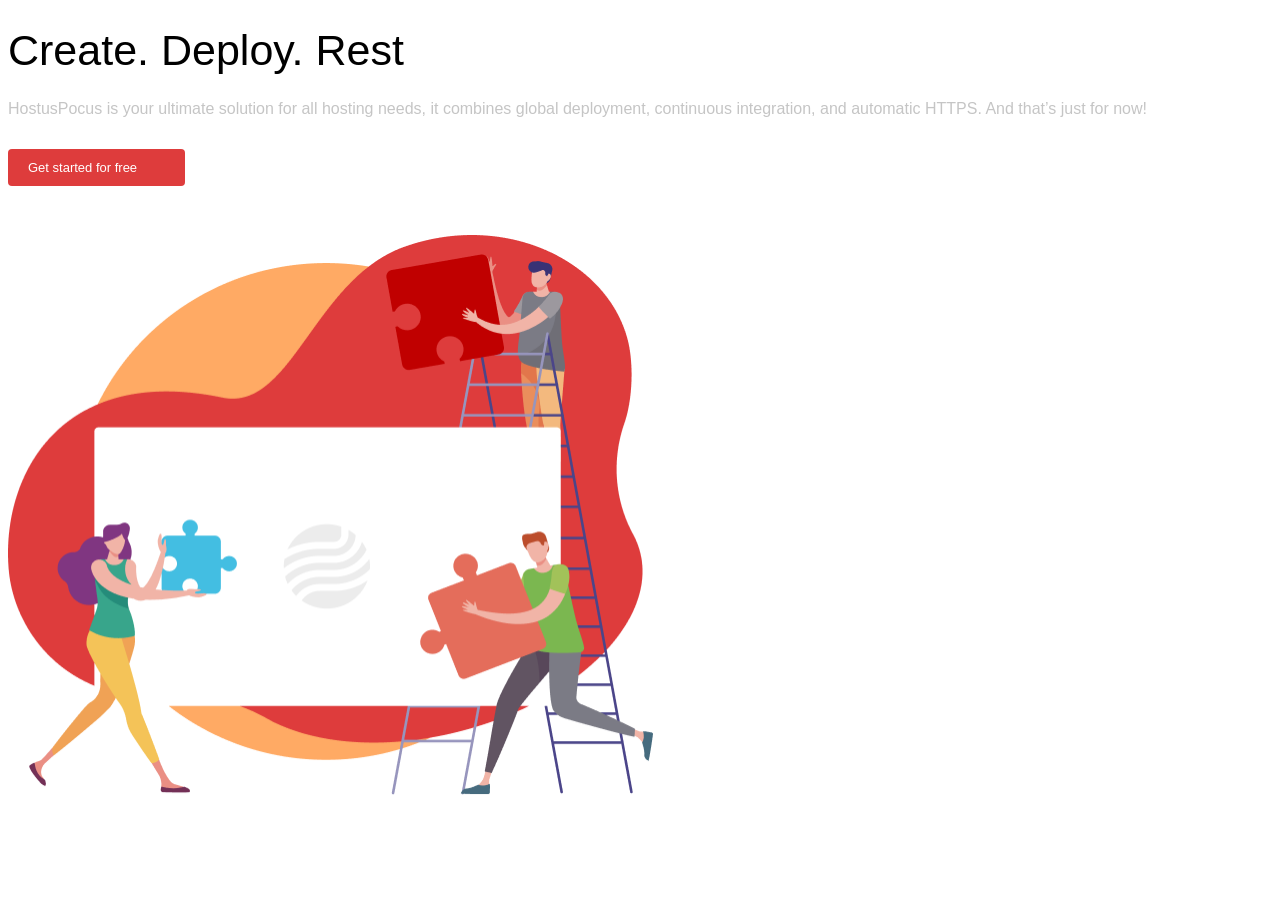
<file: lab2/index.html>
<!DOCTYPE html>
<html>
    <head>
        <title>page</title>
        <meta charset="UTF-8">
        <link rel="stylesheet" href="./style.css">
    </head>
    <body>
       <h1 class="title">
        Create. Deploy. Rest
       </h1>
        <p class="text">
            HostusPocus is your ultimate solution for all hosting needs,
            it combines global deployment, continuous integration, and
            automatic HTTPS. And that’s just for now!
        </p>
        <a class="button" href="#" title="Get started for free">Get started for free</a>
        <img src="./puzzles.png" width="645" height="560" alt="puzzles">
    </body>
</html>
</file>
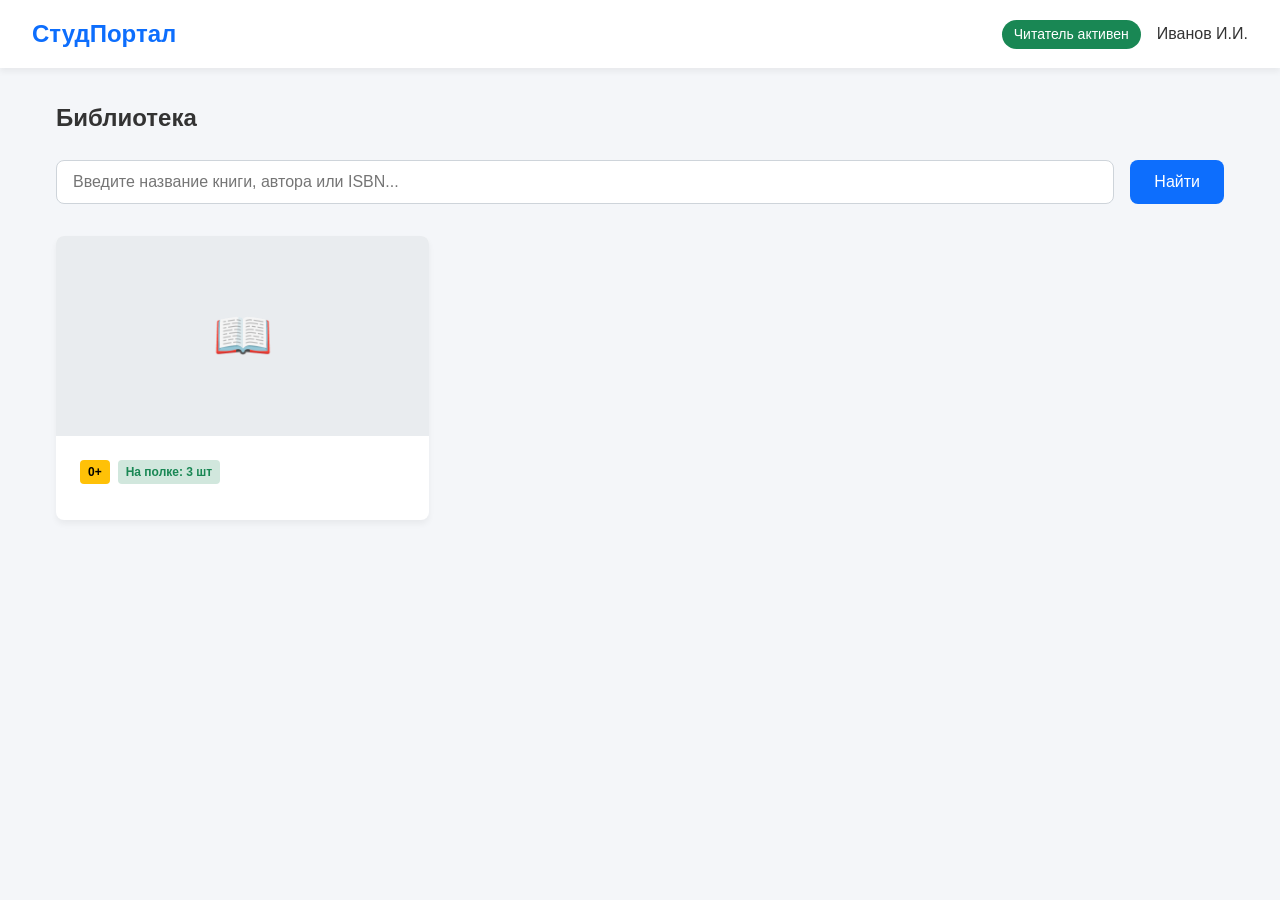
<file: lab8/index.html>
<!DOCTYPE html>
<html lang="ru">
<head>
    <meta charset="UTF-8">
    <meta name="viewport" content="width=device-width, initial-scale=1.0">
    <title>Студпортал | Библиотека</title>
    <style>
        /* Базовые стили и переменные */
        :root {
            --color-bg: #f4f6f9;
            --color-white: #ffffff;
            --color-text-main: #333333;
            --color-text-muted: #6c757d;
            --color-primary: #0d6efd;
            --color-primary-hover: #0b5ed7;
            --color-success: #198754;
            --color-danger: #dc3545;
            --color-warning: #ffc107;
            --border-radius: 8px;
            --shadow: 0 4px 6px rgba(0,0,0,0.05);
        }

        * { margin: 0; padding: 0; box-sizing: border-box; font-family: 'Segoe UI', Roboto, Helvetica, Arial, sans-serif; }
        body { background-color: var(--color-bg); color: var(--color-text-main); line-height: 1.5; }

        /* BEM: block header */
        .header {
            background-color: var(--color-white);
            box-shadow: var(--shadow);
            padding: 1rem 2rem;
            display: flex;
            justify-content: space-between;
            align-items: center;
            margin-bottom: 2rem;
        }
        .header__logo { font-size: 1.5rem; font-weight: bold; color: var(--color-primary); }
        .header__user { display: flex; align-items: center; gap: 1rem; }
        .header__user-status {
            background-color: var(--color-success); color: var(--color-white);
            padding: 0.25rem 0.75rem; border-radius: 20px; font-size: 0.875rem;
        }

        /* BEM: block container */
        .container { max-width: 1200px; margin: 0 auto; padding: 0 1rem; }

        /* BEM: block search */
        .search { display: flex; gap: 1rem; margin-bottom: 2rem; }
        .search__input {
            flex-grow: 1; padding: 0.75rem 1rem;
            border: 1px solid #ced4da; border-radius: var(--border-radius);
            font-size: 1rem; outline: none; transition: border-color 0.2s;
        }
        .search__input:focus { border-color: var(--color-primary); }
        .search__button {
            padding: 0.75rem 1.5rem; background-color: var(--color-primary);
            color: var(--color-white); border: none; border-radius: var(--border-radius);
            font-size: 1rem; cursor: pointer; transition: background-color 0.2s;
        }
        .search__button:hover { background-color: var(--color-primary-hover); }

        /* BEM: block catalog */
        .catalog { display: flex; flex-wrap: wrap; gap: 1.5rem; margin-bottom: 3rem; }

        /* BEM: block book-card */
        .book-card {
            background-color: var(--color-white); border-radius: var(--border-radius);
            box-shadow: var(--shadow); width: calc(33.333% - 1rem);
            display: flex; flex-direction: column; overflow: hidden;
            transition: transform 0.2s;
        }
        .book-card:hover { transform: translateY(-5px); }
        
        .book-card__cover {
            height: 200px; background-color: #e9ecef;
            display: flex; align-items: center; justify-content: center;
            color: var(--color-text-muted); font-size: 3rem;
        }
        
        .book-card__content { padding: 1.5rem; display: flex; flex-direction: column; flex-grow: 1; }
        .book-card__badges { display: flex; gap: 0.5rem; margin-bottom: 0.75rem; }
        .book-card__badge {
            font-size: 0.75rem; padding: 0.2rem 0.5rem; border-radius: 4px; font-weight: bold;
        }
        .book-card__badge--age { background-color: var(--color-warning); color: #000; }
        .book-card__badge--status { background-color: #e2e3e5; color: var(--color-text-muted); }
        .book-card__badge--available { background-color: #d1e7dd; color: var(--color-success); }
        
        .book-card__title { font-size: 1.25rem; margin-bottom: 0.5rem; line-height: 1.2; }
        .book-card__author { color: var(--color-text-muted); margin-bottom: 1rem; flex-grow: 1; }
        
        .book-card__button {
            width: 100%; padding: 0.75rem; border: none; border-radius: var(--border-radius);
            font-size: 1rem; font-weight: bold; cursor: pointer; text-align: center;
        }
        .book-card__button--primary { background-color: var(--color-primary); color: var(--color-white); }
        .book-card__button--primary:hover { background-color: var(--color-primary-hover); }
        .book-card__button--disabled { background-color: #e9ecef; color: var(--color-text-muted); cursor: not-allowed; }
        .book-card__button--danger { background-color: #f8d7da; color: var(--color-danger); cursor: not-allowed; }

        /* Адаптивность */
        @media (max-width: 900px) { .book-card { width: calc(50% - 0.75rem); } }
        @media (max-width: 600px) { .book-card { width: 100%; } .search { flex-direction: column; } }
    </style>
</head>
<body>

    <header class="header">
        <div class="header__logo">СтудПортал</div>
        <div class="header__user">
            <span class="header__user-status">Читатель активен</span>
            <div class="header__user-name">Иванов И.И.</div>
        </div>
    </header>

    <main class="container">
        <h2>Библиотека</h2>
        <br>
        
        <div class="search">
            <input type="text" class="search__input" placeholder="Введите название книги, автора или ISBN...">
            <button class="search__button">Найти</button>
        </div>

        <div class="catalog">
            
            <article class="book-card">
                <div class="book-card__cover">📖</div>
                <div class="book-card__content">
                    <div class="book-card__badges">
                        <span class="book-card__badge book-card__badge--age">0+</span>
                        <span class="book-card__badge book-card__badge--available">На полке: 3 шт</span>
</file>
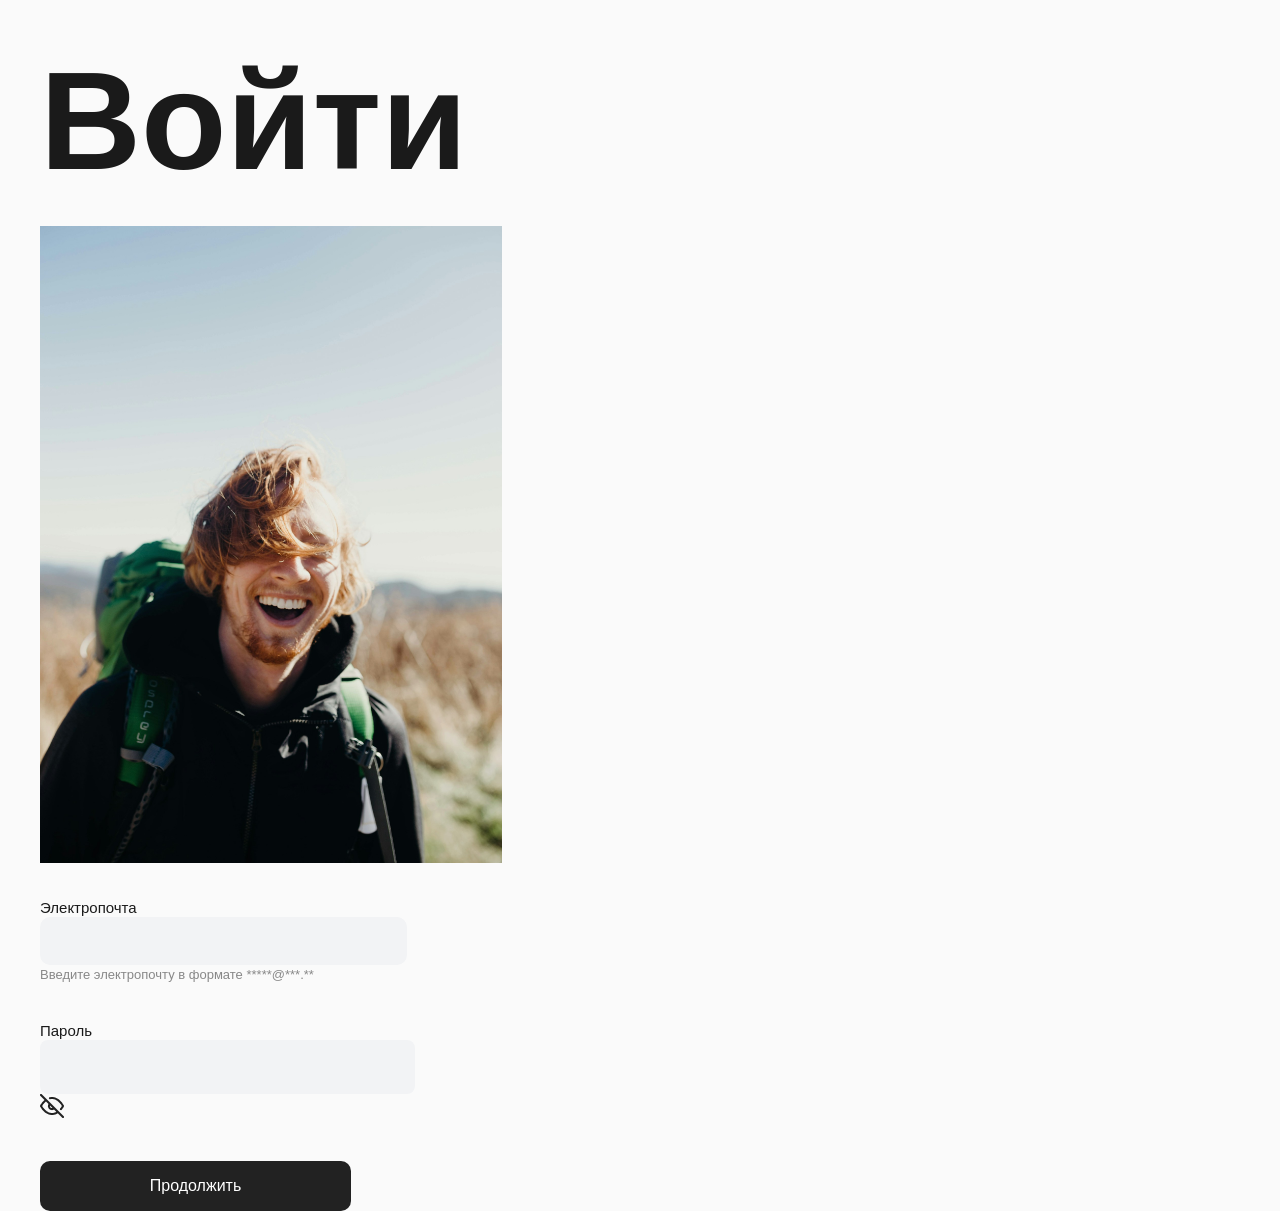
<file: lab2/login/login.html>
<!DOCTYPE html>
<html>
<head>
    <meta charset="utf-8">
    <title>Войти - Социальная сеть</title>
    <link rel="stylesheet" href="login.css">
</head>
<body>
    <main class="login-page">
        <div class="login-visual">
            <h1 class="page-title">Войти</h1>
            <img class="login-image" src="./happy_man.png" alt="Счастливый человек с рюкзаком">
        </div>
        <div class="form-container">
            <form class="login-form">
                <div class="input-group">
                    <label class="form-label" for="email">Электропочта</label>
                    <input class="form-input" type="email" id="email" name="email" required/>
                    <span class="form-hint">Введите электропочту в формате *****@***.**</span>
                </div>
                <div class="input-group">
                    <label class="form-label" for="password">Пароль</label>
                    <div class="password-wrapper">
                        <input class="form-input password-input" type="password" id="password" name="password" required/>
                        <button class="password-toggle" type="button">
                            <img class="eye-icon" src="./Eye-off.png" alt="Скрыть пароль" />
                        </button>
                    </div>
                </div>
                
                <button class="submit-button" type="submit">Продолжить</button>
            </form>
        </div>
    </main>
</body>
</html>
</file>
<file: lab2/style.css>
.title {
    font: 500 43px/1 Poppins, sans-serif;
}
.text {
    font: 16px/1 Roboto, sans-serif;
    color: #C5C5C5;
    width: 480;
    margin-bottom: 32px;
}
.button {
    color: white;
    background-color: #DE3C3C;
    font: 500 13px/1 Poppins, sans-serif;
    padding: 12px 37px 12px 20px;
    border-radius: 4px;
    text-decoration: none;
    display: block;
    width: 120px;
    margin-bottom: 49px;
}
</file>
<file: lab2/login/login.css>
body {
    margin: 0;
    padding: 0;
    font-family: 'Inter', 'Roboto', sans-serif;
    background-color: #fafafa;
    color: #1a1a1a;
}

.login-page {
    width: 343px;
    margin: 40px;
}

.login-visual {
    margin-bottom: 32px;
}

.page-title {
    font-size: 140px;
    font-weight: 700;
    margin: 0 0 24px 0;
    text-align: center;
}

.login-image {
    width: 462px;
    height: 637px;
}

.login-form {
    width: 343px;
    height: 251px;
}

.input-group {
    margin-bottom: 39px;
}

.form-label {
    font-size: 15px;
    font-weight: 500;
}

.form-input {
    width: 343px;
    height: 22px;
    background-color: #f2f3f5;
    border: none;
    border-radius: 10px;
    padding:13px 12px 13px 12px;
    font-family: 'Inter', 'Roboto', sans-serif;
    font-size: 16px;
    outline: none;
}

.form-hint {
    font-size: 13px;
    color: #888888;
}

.password-input {
    width: 343px;
    height: 22px;
    background-color: #f2f3f5;
    border: none;
    border-radius: 8px;
    padding: 16px;
    font-family: 'Inter', 'Roboto', sans-serif;
    font-size: 16px;
    outline: none;
}

.password-toggle {
    background: none;
    border: none;
    padding: 0;
    cursor: pointer;
}

.eye-icon {
    width: 24px;
    height: 24px;
}

.submit-button {
    width: 311px;
    background-color: #222222;
    color: #ffffff;
    border: none;
    border-radius: 10px;
    padding: 16px;
    font-size: 16px;
    font-weight: 500;
    cursor: pointer;
    font-family: 'Inter', 'Roboto', sans-serif;
}
</file>
